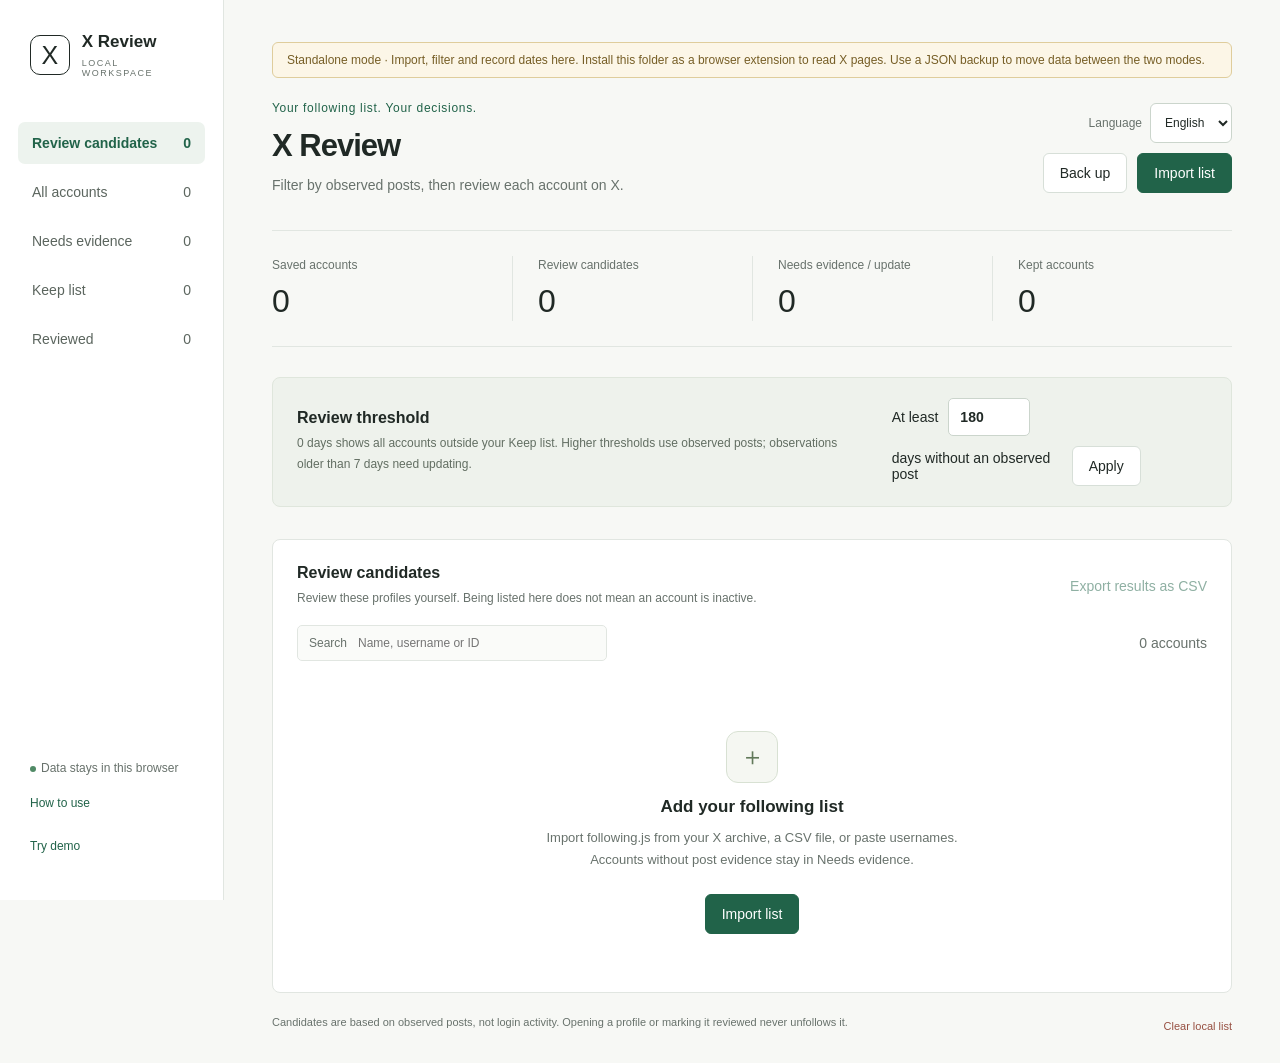
<file: index.html>
<!doctype html>
<html lang="zh-CN">
<head>
  <meta charset="utf-8"><meta name="viewport" content="width=device-width, initial-scale=1">
  <meta http-equiv="Content-Security-Policy" content="default-src 'self'; script-src 'self'; style-src 'self'; connect-src 'none'; object-src 'none'; base-uri 'none'; form-action 'none'">
  <title data-i18n>X 关注整理 · 本地工作台</title>
  <link rel="stylesheet" href="styles.css">
  <script src="i18n.js" defer></script><script src="messages-workspace.js" defer></script><script src="messages-controls.js" defer></script><script src="messages-runtime.js" defer></script><script src="messages-unfollow-service.js" defer></script><script src="messages-unfollow-watcher.js" defer></script><script src="messages-unfollow-ui.js" defer></script><script src="core.js" defer></script><script src="app.js" defer></script>
</head>
<body>
  <aside class="sidebar">
    <a class="brand" href="index.html"><span class="brandmark">X</span><span><span data-i18n="关注整理">关注整理</span><small>LOCAL WORKSPACE</small></span></a>
    <nav aria-label="名单视图" id="views" data-i18n-aria-label="名单视图">
      <button data-view="candidate" class="nav-button selected"><span id="nav-candidate-label" data-i18n="待复核候选">待复核候选</span><span id="nav-candidate">0</span></button>
      <button data-view="all" class="nav-button"><span data-i18n="全部账户">全部账户</span><span id="nav-all">0</span></button>
      <button data-view="unknown" class="nav-button"><span data-i18n="待补充数据">待补充数据</span><span id="nav-unknown">0</span></button>
      <button data-view="keep" class="nav-button"><span data-i18n="保留名单">保留名单</span><span id="nav-keep">0</span></button>
      <button data-view="reviewed" class="nav-button"><span data-i18n="已处理">已处理</span><span id="nav-reviewed">0</span></button>
    </nav>
    <div class="sidebar-bottom"><span class="local-dot"></span><span data-i18n="数据保存在此浏览器"> 数据保存在此浏览器</span><br><button class="text-button" id="help-open"><span data-i18n="使用说明">使用说明</span></button><button class="text-button" id="demo-toggle"><span data-i18n="体验示例">体验示例</span></button></div>
  </aside>
  <main>
    <div class="mode-banner" id="mode-banner" hidden></div>
    <header class="page-header"><div><p class="eyebrow"><span data-i18n="你的关注，由你决定">你的关注，由你决定</span></p><h1><span data-i18n="关注整理">关注整理</span></h1><p class="muted"><span data-i18n="按公开发帖记录筛选，再到 X 逐个核实。">按公开发帖记录筛选，再到 X 逐个核实。</span></p></div><div class="header-actions"><label class="language-control"><span data-i18n="语言">语言</span><select id="language-select" aria-label="语言" data-i18n-aria-label="语言"><option value="zh-CN">中文</option><option value="en">English</option></select></label><button id="following-sync-open" class="button" hidden><span data-i18n="同步记录">同步记录</span></button><button id="activity-open" class="button" hidden><span data-i18n="自动检查发帖时间">自动检查发帖时间</span></button><button id="export-json" class="button"><span data-i18n="备份">备份</span></button><button id="import-open" class="button primary"><span data-i18n="导入名单">导入名单</span></button></div></header>
    <section class="stats" aria-label="名单概况" data-i18n-aria-label="名单概况"><div><span><span data-i18n="已收录账户">已收录账户</span></span><strong id="stat-total">0</strong></div><div><span><span id="stat-candidate-label" data-i18n="待复核候选">待复核候选</span></span><strong id="stat-candidate">0</strong></div><div><span><span data-i18n="待补充 / 更新">待补充 / 更新</span></span><strong id="stat-unknown">0</strong></div><div><span><span data-i18n="保留账户">保留账户</span></span><strong id="stat-keep">0</strong></div></section>
    <section class="threshold-panel" aria-labelledby="threshold-title"><div><h2 id="threshold-title"><span data-i18n="筛选阈值">筛选阈值</span></h2><p><span data-i18n="0 天显示所有未保留账户；大于 0 天按发帖记录筛选，超过 7 天的观察需更新。">0 天显示所有未保留账户；大于 0 天按发帖记录筛选，超过 7 天的观察需更新。</span></p></div><div class="threshold-controls"><label for="threshold"><span data-i18n="至少">至少</span></label><input id="threshold" type="number" min="0" max="3650" value="180"><span><span data-i18n="天未见新帖">天未见新帖</span></span><button id="threshold-apply" class="button"><span data-i18n="应用">应用</span></button></div></section>
    <section id="manual-unfollow" class="manual-unfollow" aria-labelledby="manual-unfollow-title" hidden>
      <div class="manual-unfollow-copy" role="status" aria-live="polite"><h2 id="manual-unfollow-title"><span data-i18n="手动取关">手动取关</span></h2><p id="manual-unfollow-reason"></p></div>
      <div class="manual-unfollow-actions"><button type="button" id="manual-unfollow-cancel" class="text-button" hidden><span data-i18n="停止观察">停止观察</span></button><button type="button" id="manual-unfollow-undo" class="button" hidden><span data-i18n="撤销本地移除">撤销本地移除</span></button><button type="button" id="manual-unfollow-refresh" class="text-button"><span data-i18n="刷新状态">刷新状态</span></button></div>
    </section>
    <section class="list-section" aria-labelledby="list-title"><div class="list-heading"><div><h2 id="list-title"><span data-i18n="待复核候选">待复核候选</span></h2><p id="list-description"><span data-i18n="这些账户需要你到主页再次确认，并不代表已经停用。">这些账户需要你到主页再次确认，并不代表已经停用。</span></p></div><button class="text-button" id="export-csv"><span data-i18n="导出当前结果 CSV">导出当前结果 CSV</span></button></div><div class="list-toolbar"><label class="search-box"><span><span data-i18n="搜索">搜索</span></span><input id="search" type="search" placeholder="账户名、用户名或 ID" aria-label="搜索账户" data-i18n-placeholder="账户名、用户名或 ID" data-i18n-aria-label="搜索账户"></label><span id="result-count" class="muted"><span data-i18n="0 个账户">0 个账户</span></span></div><div class="table-scroll"><table id="account-table"><thead><tr><th><span data-i18n="账户">账户</span></th><th><span data-i18n="观察到的最新发帖">观察到的最新发帖</span></th><th><span data-i18n="判断依据">判断依据</span></th><th><span data-i18n="处理">处理</span></th></tr></thead><tbody id="rows"></tbody></table></div><div id="empty-state" class="empty-state"><span class="empty-symbol">＋</span><h3 id="empty-title"><span data-i18n="先建立你的关注名单">先建立你的关注名单</span></h3><p id="empty-text"><span data-i18n="导入 X 档案中的 following.js、CSV，或粘贴用户名。没有发帖记录的账户会保留在「待补充数据」。">导入 X 档案中的 following.js、CSV，或粘贴用户名。没有发帖记录的账户会保留在「待补充数据」。</span></p><button id="empty-import" class="button primary"><span data-i18n="导入名单">导入名单</span></button></div></section>
    <footer><p><span data-i18n="候选依据是已观察到的发帖，不是登录活跃度。打开主页或标记已处理，都不会替你执行取关。">候选依据是已观察到的发帖，不是登录活跃度。打开主页或标记已处理，都不会替你执行取关。</span></p><button id="clear-data" class="text-button danger"><span data-i18n="清空本地名单">清空本地名单</span></button></footer>
    <p id="notice" role="status" aria-live="polite"></p>
  </main>
  <dialog id="following-sync-dialog" class="sync-dialog" aria-labelledby="following-sync-title">
    <form method="dialog" class="dialog-head"><h2 id="following-sync-title"><span data-i18n="同步记录">同步记录</span></h2><button class="close" aria-label="关闭同步记录" data-i18n-aria-label="关闭同步记录">×</button></form>
    <p class="muted"><span data-i18n="关注列表自然收集结束后，工具自动清理本轮未出现且符合条件的旧本地记录。这里仅显示结果，打开或刷新不会触发清理，也不会改变 X 上的关注关系。">关注列表自然收集结束后，工具自动清理本轮未出现且符合条件的旧本地记录。这里仅显示结果，打开或刷新不会触发清理，也不会改变 X 上的关注关系。</span></p>
    <div class="sync-summary"><p id="sync-run-summary"><span data-i18n="正在读取本轮结果…">正在读取本轮结果…</span></p><p id="sync-removed-count" class="sync-result-count"></p><p id="sync-retained" class="small muted"></p></div>
    <p id="sync-reason" class="small" role="status" aria-live="polite"></p>
    <section id="sync-removed-list-section" hidden><h3><span data-i18n="本轮自动清理的本地记录">本轮自动清理的本地记录</span></h3><div id="sync-removed-records" class="sync-records" role="list" aria-label="自动清理记录" data-i18n-aria-label="自动清理记录"></div></section>
    <p class="small muted"><span data-i18n="未完整结束、出现错误或达到上限时保留旧记录。自然到底仍可能漏项，发现误清理可撤销；带数字 ID、保留名单、已知属于其他名单或本轮期间修改过的记录仍会保留。">未完整结束、出现错误或达到上限时保留旧记录。自然到底仍可能漏项，发现误清理可撤销；带数字 ID、保留名单、已知属于其他名单或本轮期间修改过的记录仍会保留。</span></p>
    <p id="sync-undo-detail" class="small muted" hidden></p>
    <div class="sync-actions"><button type="button" id="sync-undo" class="button" hidden><span data-i18n="撤销上次自动清理">撤销上次自动清理</span></button><button type="button" id="sync-refresh" class="button"><span data-i18n="刷新记录">刷新记录</span></button></div>
    <p id="sync-feedback" class="small" role="status" aria-live="polite"></p>
  </dialog>
  <dialog id="import-dialog"><form method="dialog" class="dialog-head"><h2><span data-i18n="导入关注名单">导入关注名单</span></h2><button class="close" aria-label="关闭导入窗口" data-i18n-aria-label="关闭导入窗口">×</button></form><p class="muted"><span data-i18n="支持 following.js、JSON 备份、CSV，或每行一个 @用户名 / X 主页链接。文件仅在本机读取。">支持 following.js、JSON 备份、CSV，或每行一个 @用户名 / X 主页链接。文件仅在本机读取。</span></p><label class="file-drop"><span data-i18n="选择本地文件">选择本地文件</span><input id="import-file" type="file" accept=".js,.json,.csv,.txt"></label><label for="import-text" class="field-label"><span data-i18n="或粘贴名单">或粘贴名单</span></label><textarea id="import-text" rows="7" placeholder="@account_one&#10;https://x.com/account_two"></textarea><p class="small muted"><span data-i18n="X 档案的关注名单通常只有账户 ID，未包含对方的最新发帖时间。导入后需要补充观察。">X 档案的关注名单通常只有账户 ID，未包含对方的最新发帖时间。导入后需要补充观察。</span></p><p id="import-error" class="error" role="alert"></p><button id="import-submit" class="button primary"><span data-i18n="导入并合并">导入并合并</span></button></dialog>
  <dialog id="evidence-dialog"><form method="dialog" class="dialog-head"><h2 id="evidence-title"><span data-i18n="记录人工观察">记录人工观察</span></h2><button class="close" aria-label="关闭观察窗口" data-i18n-aria-label="关闭观察窗口">×</button></form><p><span data-i18n="在 X 主页核对后，记录你看到的最新发帖时间。不要把置顶帖或他人原帖的时间当作该账户最后活动时间。">在 X 主页核对后，记录你看到的最新发帖时间。不要把置顶帖或他人原帖的时间当作该账户最后活动时间。</span></p><label class="field-label" for="last-post"><span data-i18n="最新发帖时间（本地时区）">最新发帖时间（本地时区）</span></label><input type="datetime-local" id="last-post"><label class="field-label" for="observed-at"><span data-i18n="核对时间（本地时区）">核对时间（本地时区）</span></label><input type="datetime-local" id="observed-at"><p class="small muted"><span data-i18n="无法确定时请关闭此窗口，保留「待补充数据」。人工记录的判断依据会单独标明。">无法确定时请关闭此窗口，保留「待补充数据」。人工记录的判断依据会单独标明。</span></p><p id="evidence-error" class="error" role="alert"></p><button class="button primary" id="evidence-save"><span data-i18n="保存观察">保存观察</span></button></dialog>
  <dialog id="help-dialog"><form method="dialog" class="dialog-head"><h2><span data-i18n="从名单到人工复核">从名单到人工复核</span></h2><button class="close" aria-label="关闭使用说明" data-i18n-aria-label="关闭使用说明">×</button></form><ol class="help-steps"><li><strong><span data-i18n="建立名单">建立名单</span></strong><p><span data-i18n="导入 X 数据档案里的 data/following.js，或直接粘贴用户名。也可打开自己的「正在关注」页面，点击扩展、确认列表属于自己，再点「开始自动收集」。工具会滚动并保存关注名单，自然到底结束后自动清理本轮未出现且符合条件的旧本地记录；手动读取一次的方式仍可使用，但不会触发清理。">导入 X 数据档案里的 data/following.js，或直接粘贴用户名。也可打开自己的「正在关注」页面，点击扩展、确认列表属于自己，再点「开始自动收集」。工具会滚动并保存关注名单，自然到底结束后自动清理本轮未出现且符合条件的旧本地记录；手动读取一次的方式仍可使用，但不会触发清理。</span></p></li><li><strong><span data-i18n="补充公开发帖记录">补充公开发帖记录</span></strong><p><span data-i18n="点击「自动检查发帖时间」，选择范围和数量，点击「开始检查」并按浏览器提示授予可选的 X 网站访问权限。工具会在另一个 X 标签页中逐个检查名单；请保留控制页，可随时停止。也可继续手动打开「帖子」页、回到顶部后通过扩展读取保存，或录入已核实的日期。读取到的都只是页面样本。">点击「自动检查发帖时间」，选择范围和数量，点击「开始检查」并按浏览器提示授予可选的 X 网站访问权限。工具会在另一个 X 标签页中逐个检查名单；请保留控制页，可随时停止。也可继续手动打开「帖子」页、回到顶部后通过扩展读取保存，或录入已核实的日期。读取到的都只是页面样本。</span></p></li><li><strong><span data-i18n="筛选和复核">筛选和复核</span></strong><p><span data-i18n="设置天数阈值后，逐个复核候选。点击账户行的「取消关注」，按提示允许读取 X 页面，等待检测就绪后在新窗口使用 X 原生按钮自行取关。确认完成后请保留窗口，等待本地记录移除。若之前已经取关但记录仍在，可重新打开该账户；核实当前未关注且记录属于当前登录账户后，会自动同步本地记录，无需重新关注或扫描名单。取消操作、状态不明确或同步前关闭窗口时会保留记录。「撤销本地移除」只恢复本地记录，不会重新关注。名单自动清理及撤销仍在「同步记录」中查看。">设置天数阈值后，逐个复核候选。点击账户行的「取消关注」，按提示允许读取 X 页面，等待检测就绪后在新窗口使用 X 原生按钮自行取关。确认完成后请保留窗口，等待本地记录移除。若之前已经取关但记录仍在，可重新打开该账户；核实当前未关注且记录属于当前登录账户后，会自动同步本地记录，无需重新关注或扫描名单。取消操作、状态不明确或同步前关闭窗口时会保留记录。「撤销本地移除」只恢复本地记录，不会重新关注。名单自动清理及撤销仍在「同步记录」中查看。</span></p></li></ol><div class="help-note"><strong><span data-i18n="数据与使用范围">数据与使用范围</span></strong><p><span data-i18n="此版本免费，不读取 Cookie，也不会代你点击 X 的关注或取关按钮。关注名单收集和发帖时间检查是分别启动的两步。发帖检查须由你点击开始并授予可选的 x.com 网站访问权限；默认最多检查 5,000 个账户，账户之间间隔 1 秒，另需页面加载与观察时间。检查失败、受保护或无法确定日期的账户仍需核实，不会因为没有读到帖子就被判为不活跃。名单收集的进度可在 X 页内查看，其标签页隐藏时会暂停；发帖检查的进度请在控制页查看。名单收集可在弹窗或页内面板停止；发帖检查可在控制页或弹窗停止，关闭或刷新控制页也会停止。清空本地名单会停止运行中的任务。X 限制非 API 自动化，自动滚动及页面分析不等于获得平台许可，也不能保证账号不受限制。">此版本免费，不读取 Cookie，也不会代你点击 X 的关注或取关按钮。关注名单收集和发帖时间检查是分别启动的两步。发帖检查须由你点击开始并授予可选的 x.com 网站访问权限；默认最多检查 5,000 个账户，账户之间间隔 1 秒，另需页面加载与观察时间。检查失败、受保护或无法确定日期的账户仍需核实，不会因为没有读到帖子就被判为不活跃。名单收集的进度可在 X 页内查看，其标签页隐藏时会暂停；发帖检查的进度请在控制页查看。名单收集可在弹窗或页内面板停止；发帖检查可在控制页或弹窗停止，关闭或刷新控制页也会停止。清空本地名单会停止运行中的任务。X 限制非 API 自动化，自动滚动及页面分析不等于获得平台许可，也不能保证账号不受限制。</span></p><p><span data-i18n="收集名单时，每次滚动后等待约 2.5 秒；到底部且约 20 秒没有新账户时停止，一轮最多 20 分钟、500 次滚动或 10,000 个账户，不保证覆盖完整名单。名单没有发帖记录时仍为「待补充数据」。数据只保存在当前浏览器。独立网页与扩展有不同的存储空间，可用 JSON 备份迁移。请勿导入完整账户 ZIP，以免包含无关隐私数据。">收集名单时，每次滚动后等待约 2.5 秒；到底部且约 20 秒没有新账户时停止，一轮最多 20 分钟、500 次滚动或 10,000 个账户，不保证覆盖完整名单。名单没有发帖记录时仍为「待补充数据」。数据只保存在当前浏览器。独立网页与扩展有不同的存储空间，可用 JSON 备份迁移。请勿导入完整账户 ZIP，以免包含无关隐私数据。</span></p></div><p><a href="https://help.x.com/en/managing-your-account/accessing-your-x-data" target="_blank" rel="noopener noreferrer"><span data-i18n="X 官方数据下载说明">X 官方数据下载说明</span></a> · <a href="https://help.x.com/en/rules-and-policies/x-automation" target="_blank" rel="noopener noreferrer"><span data-i18n="X 自动化规则">X 自动化规则</span></a></p></dialog>
</body></html>
</file>
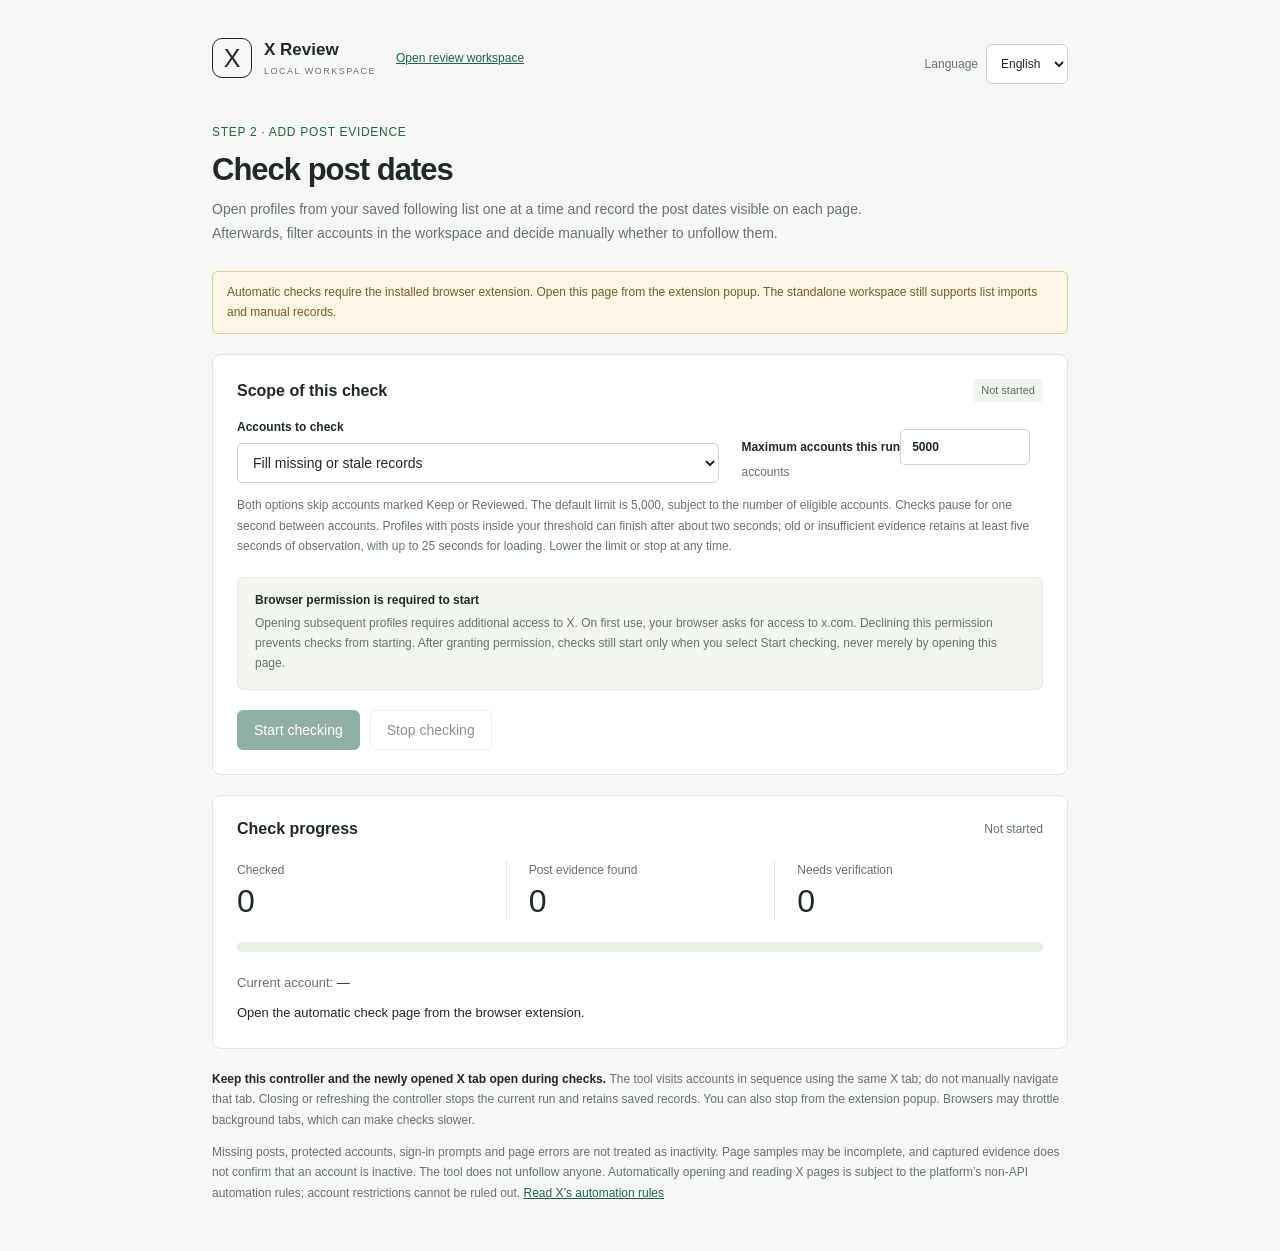
<file: activity.html>
<!doctype html>
<html lang="zh-CN">
<head>
  <meta charset="utf-8"><meta name="viewport" content="width=device-width, initial-scale=1">
  <meta http-equiv="Content-Security-Policy" content="default-src 'self'; script-src 'self'; style-src 'self'; connect-src 'none'; object-src 'none'; base-uri 'none'; form-action 'none'">
  <title data-i18n>自动检查发帖时间 · X 关注整理</title>
  <link rel="stylesheet" href="styles.css"><script src="i18n.js" defer></script><script src="messages-workspace.js" defer></script><script src="messages-controls.js" defer></script><script src="messages-runtime.js" defer></script><script src="messages-unfollow-service.js" defer></script><script src="activity.js" defer></script>
</head>
<body class="activity-body">
  <div class="activity-shell">
    <header class="activity-header"><a class="brand" href="index.html"><span class="brandmark">X</span><span><span data-i18n>关注整理</span><small>LOCAL WORKSPACE</small></span></a><a class="text-button" href="index.html" target="_blank" rel="noopener noreferrer" data-i18n>打开整理工作台</a><label class="language-switch small"><span data-i18n>界面语言</span> <select id="language-select" aria-label="界面语言" data-i18n-aria-label><option value="zh-CN">中文</option><option value="en">English</option></select></label></header>
    <p class="eyebrow" data-i18n>第二步 · 补充发帖记录</p><h1 data-i18n>自动检查发帖时间</h1>
    <p class="activity-intro muted" data-i18n>从已保存的关注名单出发，逐个打开 X 主页，记录页面中可见的发帖时间。检查完成后，再到工作台筛选并人工决定是否取关。</p>
    <p id="activity-unavailable" class="mode-banner" hidden data-i18n>自动检查只可在已安装的浏览器扩展中使用。请通过扩展弹窗打开此页面；独立网页仍可使用名单导入和人工记录。</p>
    <section class="activity-card" aria-labelledby="activity-settings-title">
      <div class="activity-card-heading"><h2 id="activity-settings-title" data-i18n>本轮检查范围</h2><span id="activity-phase" class="badge">未开始</span></div>
      <div class="activity-settings">
        <label for="activity-mode"><span data-i18n>检查对象</span><select id="activity-mode"><option value="missing" data-i18n>补充缺少或过期的记录</option><option value="all" data-i18n>重新检查全部待审账户</option></select></label>
        <label for="activity-limit"><span data-i18n>本轮最多检查</span><input id="activity-limit" type="number" min="1" max="5000" step="1" value="5000"><span class="muted" data-i18n>个账户</span></label>
      </div>
      <p class="small muted" data-i18n>两种范围都跳过「保留」和「已处理」账户。默认最多 5,000 个，实际以可检查的账户数为准。账户之间间隔 1 秒。已读到阈值内发帖的主页最早约 2 秒完成检查；旧帖子或证据不足仍至少观察 5 秒，页面加载最多等待 25 秒。大量账户可改小数量或随时停止。</p>
      <div class="activity-permission"><strong data-i18n>开始时需要你的浏览器授权</strong><p><span data-i18n>自动打开后续主页需要额外的 X 网站访问权限。首次开始时，浏览器会询问是否允许访问 x.com；拒绝授权不会启动检查。授权后仍须由你点击开始，不会在打开本页时自行运行。</span></p></div>
      <div class="activity-actions"><button id="activity-start" class="button primary" disabled data-i18n>开始检查</button><button id="activity-stop" class="button" disabled data-i18n>停止检查</button><button id="activity-show-controller" class="text-button" hidden data-i18n>查看正在运行的控制页</button></div>
    </section>
    <section class="activity-card" aria-labelledby="activity-progress-title">
      <div class="activity-card-heading"><h2 id="activity-progress-title" data-i18n>检查进度</h2><span id="activity-total" class="muted">尚未开始</span></div>
      <div class="activity-counts"><div><span data-i18n>已检查</span><strong id="activity-completed">0</strong></div><div><span data-i18n>取得发帖记录</span><strong id="activity-read">0</strong></div><div><span data-i18n>仍需核实</span><strong id="activity-unknown">0</strong></div></div>
      <progress id="activity-progress" max="1" value="0" aria-label="账户检查进度" data-i18n-aria-label></progress>
      <p id="activity-skipped" class="small muted" hidden></p>
      <p class="activity-current"><span data-i18n>当前账户：</span><strong id="activity-current">—</strong></p>
      <p id="activity-status" role="status" aria-live="polite">正在读取本地检查状态…</p>
      <a id="activity-results" class="button" href="index.html" target="_blank" rel="noopener noreferrer" hidden data-i18n>到工作台查看结果</a>
    </section>
    <div class="activity-notes"><p><strong data-i18n>检查期间请保留此控制页和新打开的 X 标签页。</strong><span data-i18n>工具会在同一个 X 标签页中依次切换账户；不要手动改变该标签页的地址。关闭或刷新控制页会停止本轮检查，已保存记录会保留；也可从扩展弹窗停止。后台标签页计时可能受到浏览器限制，实际速度会更慢。</span></p><p><span data-i18n>读取不到帖子、受保护账户、登录提示或页面错误不会被当作不活跃。页面样本可能不完整，取得记录也不代表已确认账户停用。工具不执行取关；自动打开和读取 X 页面涉及平台的非 API 自动化规则，不能保证账户不受限制。</span><a href="https://help.x.com/en/rules-and-policies/x-automation" target="_blank" rel="noopener noreferrer" data-i18n>查看 X 自动化规则</a></p></div>
  </div>
</body>
</html>
</file>
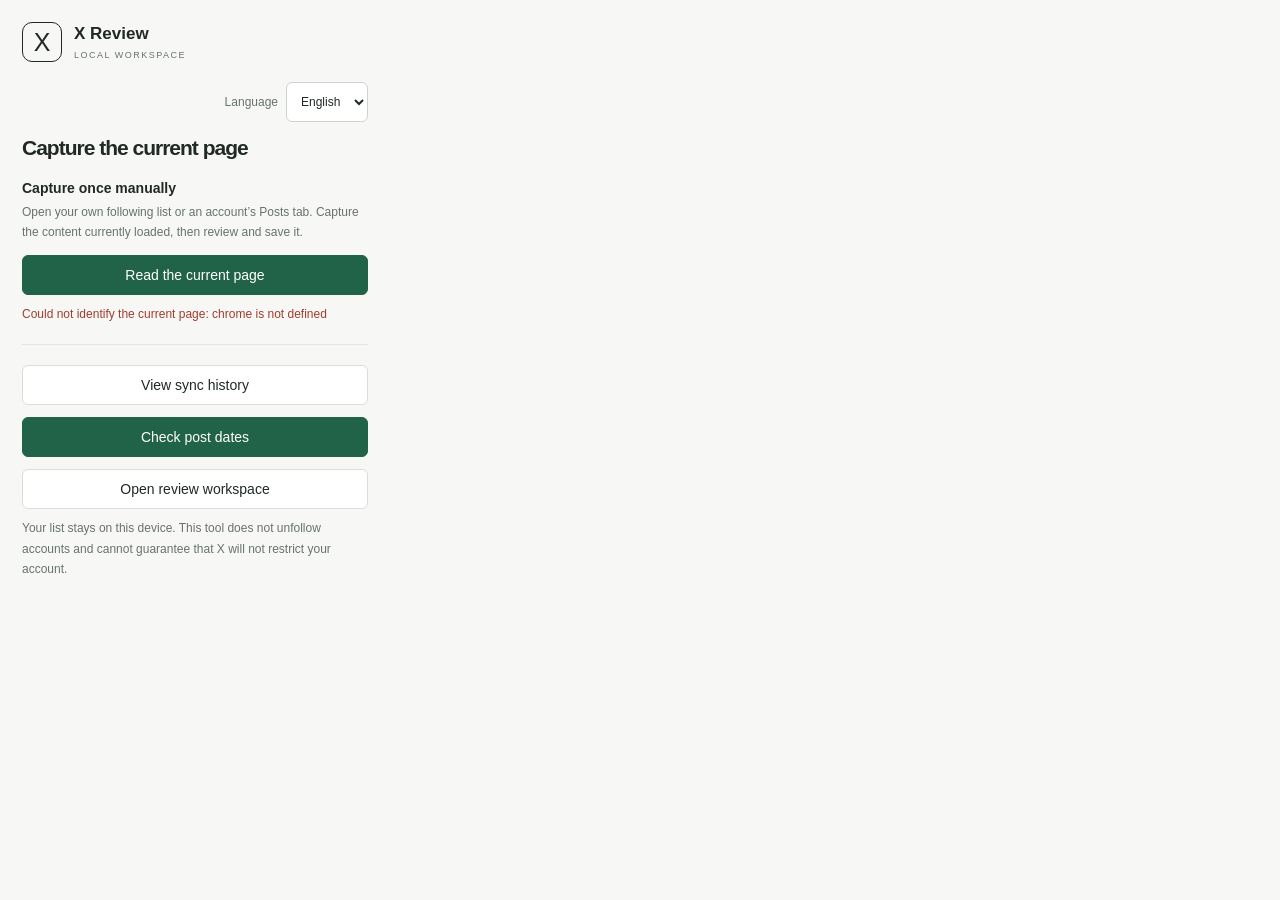
<file: popup.html>
<!doctype html>
<html lang="zh-CN">
<head><meta charset="utf-8"><meta name="viewport" content="width=device-width, initial-scale=1"><title data-i18n>记录 X 页面</title><link rel="stylesheet" href="styles.css"><script src="i18n.js" defer></script><script src="messages-workspace.js" defer></script><script src="messages-controls.js" defer></script><script src="messages-runtime.js" defer></script><script src="messages-unfollow-service.js" defer></script><script src="core.js" defer></script><script src="popup.js" defer></script></head>
<body class="popup-body">
  <div class="brand"><span class="brandmark">X</span><span><span data-i18n>关注整理</span><small>LOCAL WORKSPACE</small></span></div>
  <label class="language-switch small"><span data-i18n>界面语言</span> <select id="language-select" aria-label="界面语言" data-i18n-aria-label><option value="zh-CN">中文</option><option value="en">English</option></select></label>
  <h1 data-i18n>记录当前页面</h1>
  <section id="auto-section" class="auto-section" aria-labelledby="auto-title" hidden>
    <div class="auto-heading"><h2 id="auto-title" data-i18n>自动收集关注名单</h2><span id="scan-phase" class="badge">未开始</span></div>
    <p id="auto-owner" class="muted"></p>
    <p class="small muted" data-i18n>自动滚动并保存名单。完成后点击「自动检查发帖时间」补充记录。保持此标签页可见；切走会暂停，回来继续。</p>
    <label class="auto-confirm-label"><input id="auto-confirm" type="checkbox"><span data-i18n>这是我自己的正在关注列表</span></label>
    <p class="small muted" data-i18n>点击开始后，自然收集结束时会自动清理本轮列表未出现且符合条件的旧本地记录；不取关，可在同步记录中撤销。</p>
    <div class="scan-actions"><button class="button primary" id="scan-start" disabled data-i18n>开始自动收集</button><button class="button" id="scan-stop" disabled data-i18n>停止</button></div>
    <div id="scan-progress" class="scan-progress" hidden>
      <p><span data-i18n>本次已收集</span> <strong id="scan-collected">0</strong> / <span data-i18n>新增</span> <strong id="scan-added">0</strong></p>
      <p class="muted"><span data-i18n>已滚动</span> <span id="scan-steps">0</span> <span data-i18n>次</span></p>
    </div>
    <p id="scan-status" class="small" role="status" aria-live="polite">勾选确认后开始；打开扩展不会自动运行。</p>
    <p class="small muted" data-i18n>可关闭此弹窗，进度会继续显示在 X 页内。自动滚动涉及 X 的非 API 自动化规则，无法保证账户不受限制。</p>
  </section>
  <section class="manual-section" aria-labelledby="manual-title">
    <h2 id="manual-title" data-i18n>手动记录一次</h2>
    <p class="muted" data-i18n>打开自己的正在关注列表，或账户的「帖子」页。读取本次已加载的内容，并由你确认保存。</p>
    <button class="button primary" id="capture" data-i18n>读取当前页面</button>
    <div id="preview" class="preview" hidden></div>
    <label id="following-check" hidden><input id="following-confirm" type="checkbox"><span data-i18n>这是我自己的正在关注列表</span></label>
    <label id="link-check" hidden><input id="link-confirm" type="checkbox"><span id="link-label"></span></label>
    <button class="button primary" id="save" hidden>保存观察</button>
    <p id="popup-status" class="small" role="status" aria-live="polite"></p>
  </section>
  <div class="popup-bottom"><button class="button" id="following-sync-open" data-i18n>查看同步记录</button><button class="button primary" id="activity-open" data-i18n>自动检查发帖时间</button><button class="button" id="activity-stop" hidden data-i18n>停止发帖时间检查</button><p id="activity-popup-status" class="small" role="status" aria-live="polite" hidden></p><button class="button" id="dashboard" data-i18n>打开整理工作台</button><p class="small muted" data-i18n>名单只存在本机。工具不执行取关，也无法保证 X 不限制账号。</p></div>
</body>
</html>
</file>
<file: styles.css>
:root{color-scheme:light;--ink:#202925;--muted:#68726c;--line:#e1e6e1;--accent:#216349;--bg:#f7f8f5;--white:#fff;--soft:#edf3ee;font-family:-apple-system,BlinkMacSystemFont,"Segoe UI","PingFang SC","Microsoft YaHei",sans-serif;font-size:14px;color:var(--ink);background:var(--bg)}*{box-sizing:border-box}body{margin:0}button,input,textarea{font:inherit}button,a,input,textarea{outline-offset:4px}button{cursor:pointer}button:disabled{opacity:.5;cursor:wait}a{color:var(--accent)}.sidebar{position:fixed;width:224px;inset:0 auto 0 0;background:#fff;border-right:1px solid var(--line);padding:32px 18px;display:flex;flex-direction:column}.brand{display:flex;gap:12px;align-items:center;padding:0 12px 44px;text-decoration:none;color:var(--ink);font-size:17px;font-weight:650}.brandmark{font-size:25px;display:grid;place-items:center;border:1px solid var(--ink);border-radius:10px;width:40px;height:40px;font-weight:500}.brand small{display:block;font-size:9px;letter-spacing:1.5px;font-weight:500;margin-top:6px;color:var(--muted)}nav{display:grid;gap:7px}.nav-button{display:flex;justify-content:space-between;width:100%;padding:13px 14px;border:0;background:transparent;color:#5b655e;border-radius:7px;text-align:left}.nav-button.selected{background:var(--soft);color:var(--accent);font-weight:650}.nav-button:hover{background:#f2f5f0}.nav-button span{font-variant-numeric:tabular-nums}.sidebar-bottom{margin-top:auto;padding:20px 12px 0;font-size:12px;line-height:2.4;color:var(--muted)}.sidebar-bottom button{display:block;font-size:12px;padding-left:0}.local-dot{display:inline-block;width:6px;height:6px;background:#508a66;border-radius:50%;margin-right:5px}main{margin-left:224px;max-width:1600px;padding:42px 48px 24px}.page-header{display:flex;justify-content:space-between;align-items:center;margin-bottom:32px;gap:20px}.eyebrow{font-size:12px;color:var(--accent);margin:0 0 10px;letter-spacing:.7px}h1{font-size:31px;letter-spacing:-1px;font-weight:650;margin:0 0 10px}p{line-height:1.7;margin:0}h2{font-size:16px;margin:0 0 6px;font-weight:650}h3{font-size:17px;margin:14px 0 10px}.muted{color:var(--muted)}.header-actions{display:flex;gap:10px}.button{display:inline-flex;align-items:center;justify-content:center;white-space:nowrap;border:1px solid #d7dfd8;background:#fff;color:var(--ink);padding:10px 16px;border-radius:6px;min-height:40px;text-decoration:none}.button:hover{border-color:#9bab9f;background:#f7faf7}.button.primary{background:var(--accent);border-color:var(--accent);color:#fff}.button.primary:hover{background:#194f3a}.text-button{background:none;border:0;padding:7px 0;color:var(--accent);text-align:left}.text-button:hover{text-decoration:underline}.stats{border-top:1px solid var(--line);border-bottom:1px solid var(--line);display:grid;grid-template-columns:repeat(4,1fr);padding:25px 0;margin-bottom:30px}.stats>div{padding:0 25px;border-left:1px solid var(--line)}.stats>div:first-child{padding-left:0;border:0}.stats span{font-size:12px;color:var(--muted)}.stats strong{display:block;font-size:32px;font-weight:500;line-height:1.2;margin-top:10px;font-variant-numeric:tabular-nums;letter-spacing:-1px}.threshold-panel{display:flex;justify-content:space-between;align-items:center;gap:25px;background:#eef2ec;border:1px solid #dfe6dc;padding:20px 24px;border-radius:8px;margin-bottom:32px}.threshold-panel p{color:#626e62;font-size:12px}.threshold-controls{display:flex;align-items:center;gap:10px;white-space:nowrap}input,textarea{border:1px solid #cbd5cc;background:#fff;border-radius:5px;padding:10px 11px;color:var(--ink)}#threshold{width:82px;font-weight:650}.list-section{background:var(--white);border:1px solid var(--line);border-radius:8px;overflow:hidden}.list-heading{display:flex;justify-content:space-between;align-items:center;padding:24px 24px 17px;gap:20px}.list-heading p{font-size:12px;color:var(--muted)}.list-toolbar{display:flex;justify-content:space-between;align-items:center;gap:12px;padding:0 24px 20px}.search-box{display:flex;align-items:center;border:1px solid var(--line);border-radius:5px;width:310px;padding-left:11px;background:#fafbf9}.search-box span{font-size:12px;color:var(--muted);flex-shrink:0}.search-box input{border:0;background:transparent;width:100%;font-size:12px}.table-scroll{overflow:auto}table{width:100%;border-collapse:collapse;text-align:left;font-size:13px}th{padding:12px 20px;background:#f8faf7;border-top:1px solid var(--line);border-bottom:1px solid var(--line);font-size:11px;letter-spacing:.2px;color:var(--muted);font-weight:500}td{padding:19px 20px;border-bottom:1px solid #eef1ec;vertical-align:middle}tr:last-child td{border-bottom:0}th:first-child,td:first-child{padding-left:24px}th:last-child,td:last-child{padding-right:24px}tbody tr:hover{background:#fcfdfb}.account{display:flex;align-items:center;gap:12px;min-width:170px}.avatar{display:grid;place-items:center;width:34px;height:34px;border-radius:50%;background:#e9eee7;color:#617259;font-size:12px;flex-shrink:0}.account-name{font-weight:600;display:block;max-width:210px;overflow:hidden;text-overflow:ellipsis;white-space:nowrap}.subline{display:block;font-size:11px;color:var(--muted);margin-top:5px;line-height:1.5}.badge{display:inline-block;font-size:11px;line-height:1.6;padding:3px 8px;border-radius:4px;background:#f1f3ef;color:#606d5d}.badge.candidate{background:#f5eddd;color:#826327}.badge.recent,.badge.keep{background:#eaf2ec;color:#336b49}.reason{max-width:230px}.row-actions{display:flex;gap:8px;align-items:center;flex-wrap:wrap;min-width:182px}.row-actions .button{font-size:12px;padding:7px 10px;min-height:34px}.row-actions .text-button{font-size:11px;padding:3px}.row-secondary{display:flex;gap:13px;flex-basis:100%}.empty-state{text-align:center;padding:50px 24px 58px}.empty-symbol{display:inline-grid;place-items:center;border:1px solid #d8e1d3;background:#f5f7f2;color:#61795a;font-size:25px;width:52px;height:52px;border-radius:12px}.empty-state p{max-width:450px;margin:0 auto 23px;color:var(--muted);font-size:13px}footer{display:flex;justify-content:space-between;gap:22px;margin-top:20px;font-size:11px;color:var(--muted);align-items:flex-start}.danger{color:#975042;white-space:nowrap}footer p{max-width:700px}.mode-banner{border:1px solid #dfcd9c;border-radius:6px;color:#765e26;background:#fcf6e7;padding:10px 14px;margin-bottom:20px;font-size:12px}.mode-banner button{margin-left:14px}#notice{position:fixed;bottom:25px;left:50%;transform:translateX(-50%);max-width:600px;background:#263f30;color:white;border-radius:7px;padding:0;box-shadow:0 3px 18px #1c37211a;z-index:5}#notice:not(:empty){padding:12px 20px}dialog{border:1px solid var(--line);border-radius:12px;width:min(590px,calc(100vw - 32px));padding:26px;color:var(--ink);box-shadow:0 22px 70px #20342325}dialog::backdrop{background:#172a2459}.dialog-head{display:flex;justify-content:space-between;align-items:center;margin-bottom:16px}.dialog-head h2{font-size:21px;margin:0}.close{background:none;border:0;font-size:28px;color:var(--muted);padding:0 7px}.file-drop{display:block;text-align:center;padding:20px;border:1px dashed #a4b7a7;border-radius:7px;background:#f7faf5;margin-top:20px;color:var(--accent)}.file-drop input{display:block;margin:10px auto 0;max-width:100%;font-size:12px;border:0;background:transparent}.field-label{display:block;font-size:12px;font-weight:600;margin:18px 0 8px}textarea{width:100%;resize:vertical;line-height:1.6}.small{font-size:12px;margin-top:12px}dialog>.button{margin-top:16px}dialog input[type=datetime-local]{width:100%}.error{color:#a03d31;font-size:12px;margin-top:12px}.help-steps{padding-left:22px;margin:0}.help-steps li{padding:8px 0;font-size:14px}.help-steps p{font-size:13px;color:var(--muted);margin-top:5px}.help-note{background:#f3f5ef;padding:17px;border-radius:6px;font-size:12px;margin:16px 0}.help-note p{margin-top:8px}[hidden]{display:none!important}.popup-body{width:360px;padding:22px;background:#f7f8f5}.popup-body h1{font-size:21px}.popup-body .brand{padding:0 0 20px}.popup-body .button{width:100%;margin-top:12px}.popup-body .preview{margin:16px 0 0;padding:14px;background:#fff;border:1px solid var(--line);border-radius:7px;font-size:12px;line-height:1.7;white-space:pre-line;word-break:break-word}.popup-body .muted{font-size:12px}.popup-body label{display:block;font-size:12px;line-height:1.7;margin-top:12px}.popup-body input[type=checkbox]{margin-right:7px}.popup-bottom{border-top:1px solid var(--line);margin-top:20px;padding-top:8px}.popup-body .error{font-size:12px}
@media(min-width:1500px){main{padding-left:65px;padding-right:65px}}@media(max-width:1100px){main{padding:30px 24px}.sidebar{width:192px}main{margin-left:192px}.threshold-panel{flex-wrap:wrap}.reason{max-width:190px}td,th{padding-left:14px;padding-right:14px}}@media(max-width:760px){.sidebar{position:static;width:auto;padding:18px;border-right:0;border-bottom:1px solid var(--line)}.brand{padding:0 0 18px}.sidebar nav{display:flex;overflow:auto;gap:6px}.nav-button{white-space:nowrap;width:auto;gap:10px}.sidebar-bottom{display:none}main{margin:0;padding:24px 16px}.page-header{align-items:flex-start;margin-bottom:22px}.header-actions{flex-direction:column;gap:7px}.page-header p{font-size:12px}.stats{padding:19px 0}.stats>div{padding:0 12px}.stats strong{font-size:25px}.stats span{font-size:10px}.threshold-panel{padding:17px}.list-heading{padding:18px 16px;align-items:flex-start}.list-toolbar{padding:0 16px 16px}.list-heading .text-button{font-size:11px}.search-box{width:230px}.list-toolbar>span{font-size:11px;white-space:nowrap}footer{display:block}table{min-width:810px}#notice{width:90%;font-size:12px}.threshold-controls{gap:8px;font-size:12px}}
.popup-body{width:390px;max-height:580px;overflow-y:auto}.popup-body h2{font-size:14px}.auto-section{margin-top:17px;padding:15px;background:#eef3ed;border:1px solid #d8e2d7;border-radius:8px}.auto-heading{display:flex;align-items:center;justify-content:space-between;gap:10px;margin-bottom:7px}.auto-heading h2{margin:0}.auto-heading .badge{white-space:nowrap}.popup-body .auto-confirm-label{display:flex;align-items:flex-start;gap:7px}.popup-body .auto-confirm-label input{flex-shrink:0;margin:3px 0 0}.scan-actions{display:flex;gap:8px}.popup-body .scan-actions .button{width:auto;margin-top:12px}.scan-actions #scan-start{flex:1}.scan-actions #scan-stop{min-width:66px}.scan-progress{margin-top:14px;padding-top:11px;border-top:1px solid #d8e2d7;font-size:12px;font-variant-numeric:tabular-nums}.scan-progress strong{font-size:15px;font-weight:650;color:var(--accent)}.scan-progress .muted{margin-top:3px;font-size:11px}.manual-section{margin-top:20px}.popup-body button:disabled{cursor:default}.popup-body .small{margin-top:9px}

.activity-body{background:var(--bg)}.activity-shell{max-width:920px;margin:0 auto;padding:32px 32px 48px}.activity-header{display:flex;align-items:center;justify-content:space-between;gap:20px;margin-bottom:38px}.activity-header .brand{padding:0}.activity-header>.text-button{font-size:12px}.activity-intro{max-width:720px;margin-bottom:25px}.activity-card{background:#fff;border:1px solid var(--line);border-radius:9px;padding:24px;margin:20px 0}.activity-card-heading{display:flex;align-items:center;justify-content:space-between;gap:16px;margin-bottom:18px}.activity-card-heading h2{margin:0}.activity-card-heading>.muted{font-size:12px}.activity-settings{display:grid;grid-template-columns:1.6fr 1fr;gap:22px}.activity-settings>label{display:block;font-size:12px;font-weight:600}.activity-settings select{display:block;width:100%;margin-top:9px;font:inherit;font-size:14px;font-weight:400;border:1px solid #cbd5cc;background:white;border-radius:5px;padding:10px 11px;color:var(--ink);min-height:40px;outline-offset:4px}.activity-settings input{display:inline-block;width:130px;margin:9px 8px 0 0}.activity-settings label>.muted{font-weight:400}.activity-permission{margin:20px 0;padding:15px 17px;background:#f3f6f0;border:1px solid #e2e8dc;border-radius:7px;font-size:12px}.activity-permission p{color:var(--muted);margin-top:6px}.permission-domain{font-weight:600;color:var(--ink)}.activity-actions{display:flex;gap:10px;align-items:center;flex-wrap:wrap}.activity-actions .text-button{font-size:12px;margin-left:4px}.activity-counts{display:grid;grid-template-columns:repeat(3,1fr);padding:5px 0 22px}.activity-counts>div{border-left:1px solid var(--line);padding-left:22px}.activity-counts>div:first-child{border:0;padding-left:0}.activity-counts span{font-size:12px;color:var(--muted)}.activity-counts strong{display:block;font-size:32px;font-weight:500;margin-top:6px;font-variant-numeric:tabular-nums}.activity-card progress{display:block;width:100%;height:10px;border:0;border-radius:5px;overflow:hidden;background:#eaf0e6;accent-color:var(--accent)}.activity-card progress::-webkit-progress-bar{background:#eaf0e6;border-radius:5px}.activity-card progress::-webkit-progress-value{background:var(--accent);border-radius:5px}.activity-current{font-size:13px;margin-top:20px;color:var(--muted)}.activity-current strong{color:var(--ink);font-weight:500;overflow-wrap:anywhere}#activity-status{font-size:13px;margin-top:8px;overflow-wrap:anywhere}#activity-results{margin-top:18px}.activity-notes{font-size:12px;color:var(--muted);line-height:1.8}.activity-notes p+p{margin-top:12px}.activity-notes strong{font-weight:600;color:var(--ink)}.activity-body button:disabled{cursor:default}.header-actions{flex-wrap:wrap;justify-content:flex-end}@media(max-width:600px){.activity-shell{padding:22px 18px 32px}.activity-header{align-items:flex-start;margin-bottom:28px}.activity-card{padding:18px}.activity-settings{grid-template-columns:1fr;gap:16px}.activity-counts>div{padding-left:14px}.activity-counts strong{font-size:27px}.activity-counts span{font-size:11px}}

.sync-dialog{width:min(660px,calc(100vw - 32px));max-height:calc(100vh - 40px);overflow-y:auto}.sync-dialog>.muted{font-size:13px}.sync-summary{padding:13px 15px;margin-top:18px;background:#f1f5ee;border:1px solid #e0e8db;border-radius:7px;font-size:13px}.sync-summary .small{margin-top:3px}.sync-result-count{font-weight:650;margin-top:8px;color:var(--accent)}.sync-records{max-height:260px;overflow-y:auto;border:1px solid var(--line);border-radius:6px}.sync-record{padding:12px 14px;background:#fff;border-bottom:1px solid var(--line);overflow-wrap:anywhere}.sync-record:last-child{border-bottom:0}.sync-record strong{font-size:13px;font-weight:600}.sync-record .subline{margin-top:3px}.sync-dialog section h3{font-size:13px;margin:18px 0 10px}.sync-actions{display:flex;gap:10px;flex-wrap:wrap;margin-top:20px}.sync-dialog button:disabled{cursor:default}#sync-feedback:empty{display:none}

/* The language control stays visible without changing the current task. */
.language-control,.language-switch{display:inline-flex;align-items:center;gap:8px;font-size:12px;color:var(--muted);white-space:nowrap}.language-control select,.language-switch select{font:inherit;color:var(--ink);background:var(--white);border:1px solid #cbd5cc;border-radius:6px;padding:9px 10px;min-height:40px;outline-offset:4px}.header-actions .language-control{flex-basis:100%;justify-content:flex-end}.popup-body .language-switch{display:flex;justify-content:flex-end;margin:0 0 14px}.activity-header .language-switch{margin-left:auto}.nav-button>span[data-i18n]{min-width:0}.page-header>div:first-child{min-width:0}.header-actions{max-width:560px}.threshold-controls{flex-wrap:wrap}.threshold-controls>span{white-space:normal;max-width:170px}.language-control select:focus-visible,.language-switch select:focus-visible{outline:2px solid var(--accent)}
@media(max-width:760px){.page-header{flex-wrap:wrap}.header-actions{flex-direction:row;justify-content:flex-start;max-width:100%;width:100%}.header-actions .language-control{flex-basis:auto;margin-right:auto}.header-actions .button{font-size:12px;padding:9px 11px}.stats>div{min-width:0}.stats span{overflow-wrap:anywhere}.list-heading{flex-wrap:wrap}.list-toolbar{flex-wrap:wrap}.search-box{width:min(310px,100%)}.activity-header{flex-wrap:wrap}.activity-header .language-switch{margin-left:0}.threshold-controls{white-space:normal;width:100%}.threshold-controls>span{flex:1;min-width:100px}}

/* Manual native-X unfollowing reports observed results without adding a confirmation step. */
.manual-unfollow{display:flex;justify-content:space-between;align-items:center;gap:20px;padding:18px 22px;margin-bottom:22px;background:#edf3ee;border:1px solid #d5e2d7;border-radius:8px}.manual-unfollow-copy{min-width:0;flex:1}.manual-unfollow h2{font-size:14px;overflow-wrap:anywhere}.manual-unfollow p{font-size:12px;overflow-wrap:anywhere;color:var(--muted)}.manual-unfollow p.error{color:#a03d31;margin:0}.manual-unfollow-actions{display:flex;gap:14px;align-items:center;flex-wrap:wrap}.manual-unfollow-actions .button{font-size:12px}.manual-unfollow button:disabled,.unfollow-button:disabled{cursor:default}.unfollow-button{border-color:#b8cbbb;color:var(--accent)}@media(max-width:760px){.manual-unfollow{align-items:flex-start;flex-direction:column;gap:12px;padding:16px}.manual-unfollow-actions{width:100%}}
</file>
